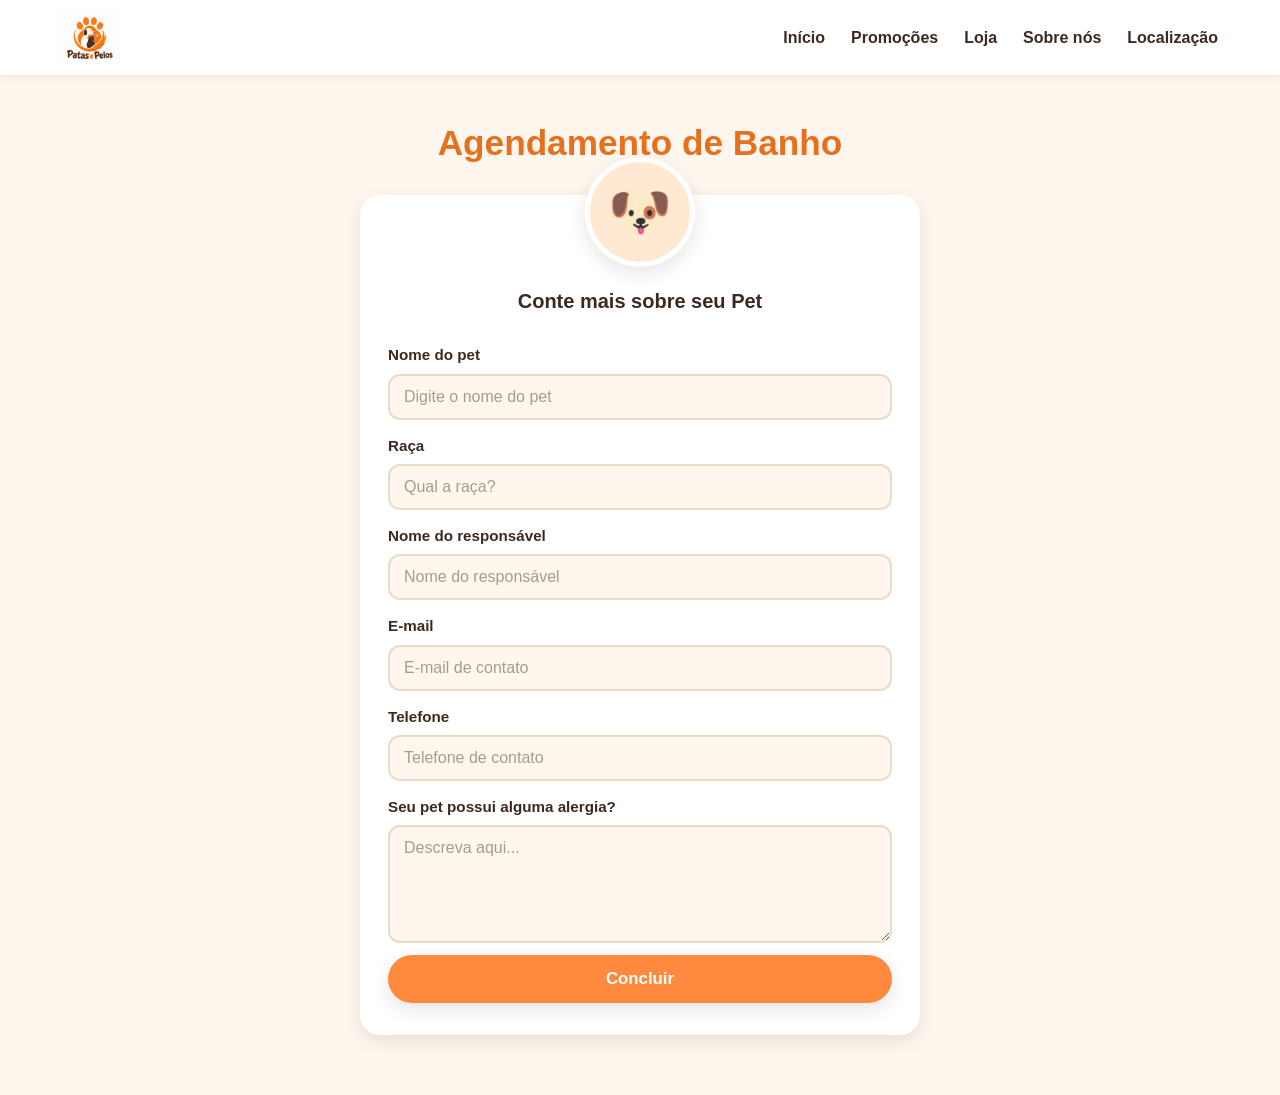
<file: agendamento.html>
<!DOCTYPE html>
<html lang="pt-BR">
<head>
    <meta charset="UTF-8">
    <meta name="viewport" content="width=device-width, initial-scale=1.0">
    <title>Agendamento de Banho | Patas e Pelos</title>
    <link rel="stylesheet" href="banho.css">
</head>

<body>

    <header class="header">
        <nav class="nav">
            <a href="../html/index.html" class="logo">
                <img src="Logo Patas e Pelos em Laranja e Marrom.png" alt="Logo Patas e Pelos">
            </a>

            <ul>
                <li><a href="index.html">Início</a></li>
                <li><a href="index.html#promocoes">Promoções</a></li>
                <li><a href="index.html#loja">Loja</a></li>
                <li><a href="index.html#Sobre">Sobre nós</a></li>
                <li><a href="index.html#localizacao">Localização</a></li>
            </ul>
        </nav>
    </header>

    <h1>Agendamento de Banho</h1>

    <section class="Card">
        <div class="img"></div>

        <p>Conte mais sobre seu Pet</p>

        <form id="formAgendamento">

            <label for="nomePet">Nome do pet</label>
            <input type="text" id="nomePet" name="nomePet" placeholder="Digite o nome do pet" required>

            <label for="raca">Raça</label>
            <input type="text" id="raca" name="raca" placeholder="Qual a raça?" required>

            <label for="responsavel">Nome do responsável</label>
            <input type="text" id="responsavel" name="responsavel" placeholder="Nome do responsável" required>

            <label for="email">E-mail</label>
            <input type="email" id="email" name="email" placeholder="E-mail de contato" required>

            <label for="telefone">Telefone</label>
            <input type="tel" id="telefone" name="telefone" placeholder="Telefone de contato" required>

            <label for="alergia">Seu pet possui alguma alergia?</label>
            <textarea
                name="alergia"
                id="alergia"
                placeholder="Descreva aqui..."
                rows="5"></textarea>

            <div class="btn">
                <button type="submit">Concluir</button>
            </div>

        </form>
    </section>

    <div class="popup" id="popup">
        <div class="popup-conteudo">
            <h2>Agendamento concluído!</h2>
            <p>Agendamento concluído com sucesso. Confira seu e-mail.</p>
        </div>
    </div>

    <script>
        const form = document.getElementById("formAgendamento");
        const popup = document.getElementById("popup");

        form.addEventListener("submit", function (evento) {
            evento.preventDefault(); // evita recarregar a página

            popup.style.display = "flex";

            setTimeout(function () {
                popup.style.display = "none";
                form.reset();
            }, 3000);
        });
    </script>

</body>
</html>
</file>
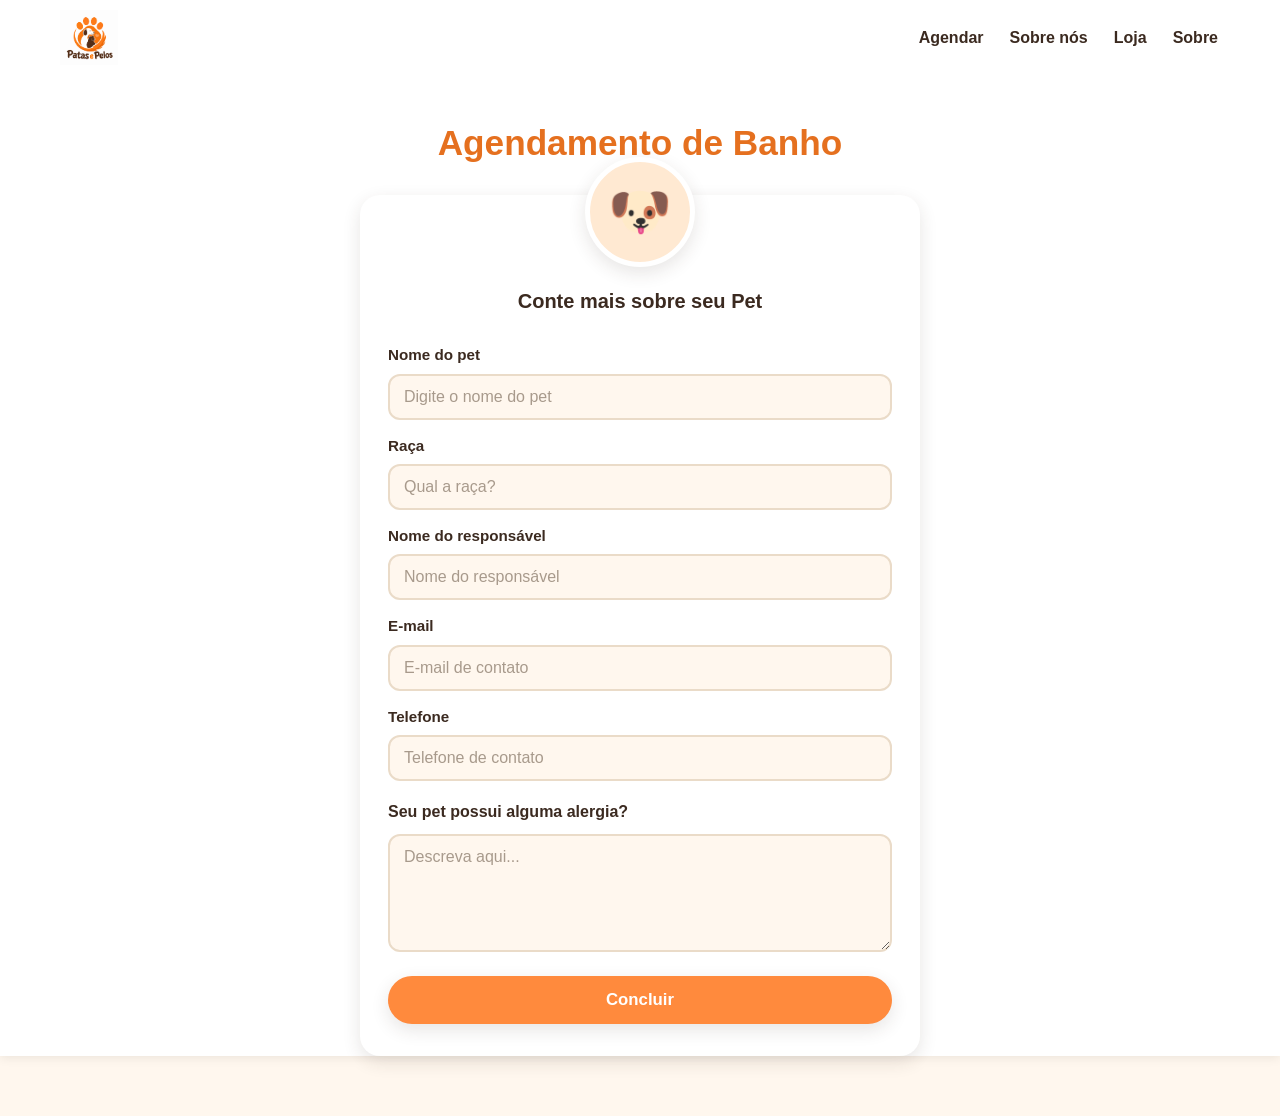
<file: banho.html>
<!DOCTYPE html>
<html lang="en">
<head>
    <meta charset="UTF-8">
    <meta name="viewport" content="width=device-width, initial-scale=1.0">
    <title>Document</title>
    <link rel="stylesheet" href="banho.css">
</head>
 <header class="header">

        <nav class="nav">

            <a href="../html/index.html" class="logo">
                <img src="Logo Patas e Pelos em Laranja e Marrom.png" alt="Logo Patas e Pelos">
            </a>

           <ul>
                <li><a href="#">Agendar</a></li>
                <li><a href="#">Sobre nós</a></li>
                <li><a href="#">Loja</a></li>
                <li><a href="#Sobre">Sobre</a></li>
            </ul>

        </nav>

<body>

<h1>Agendamento de Banho</h1>

<section class="Card" >
    <div class="img">
   
    </div>
    <p>Conte mais sobre seu Pet</p>

    <form>

        <label for="nomePet">Nome do pet</label>
        <input type="text" id="nomePet" placeholder="Digite o nome do pet">

        <label for="raca">Raça</label>
        <input type="text" id="raca" placeholder="Qual a raça?">

        <label for="responsavel">Nome do responsável</label>
        <input type="text" id="responsavel" placeholder="Nome do responsável">

        <label for="email">E-mail</label>
        <input type="email" id="email" placeholder="E-mail de contato">

        <label for="telefone">Telefone</label>
        <input type="tel" id="telefone" placeholder="Telefone de contato">

    </form>

    <form>

        <p>Seu pet possui alguma alergia?</p>

        

        <textarea 
            name="alergia" 
            id="alergia" 
            placeholder="Descreva aqui..."
            rows="5"></textarea>

    </form>
        <div class="btn"> 
        <button  onclick="abririPopup()">concluir</button>
        </div>

        <div class="popup" id="popup">
            <div class="popup-conteudo">
                <h2>Agendamento concluído!</h2>
                <p>Agendamento concluído com sucesso, confia seu Email.</p>
            </div>
        </div>
        <script>
            function abririPopup(){
                document.getElementById("popup").style.display = "flex";

                setTimeout( function(){
                    document.getElementById("popup").style.display = "none";
                },3000);
                }
        </script>
</section>






</body>

</html>
</file>
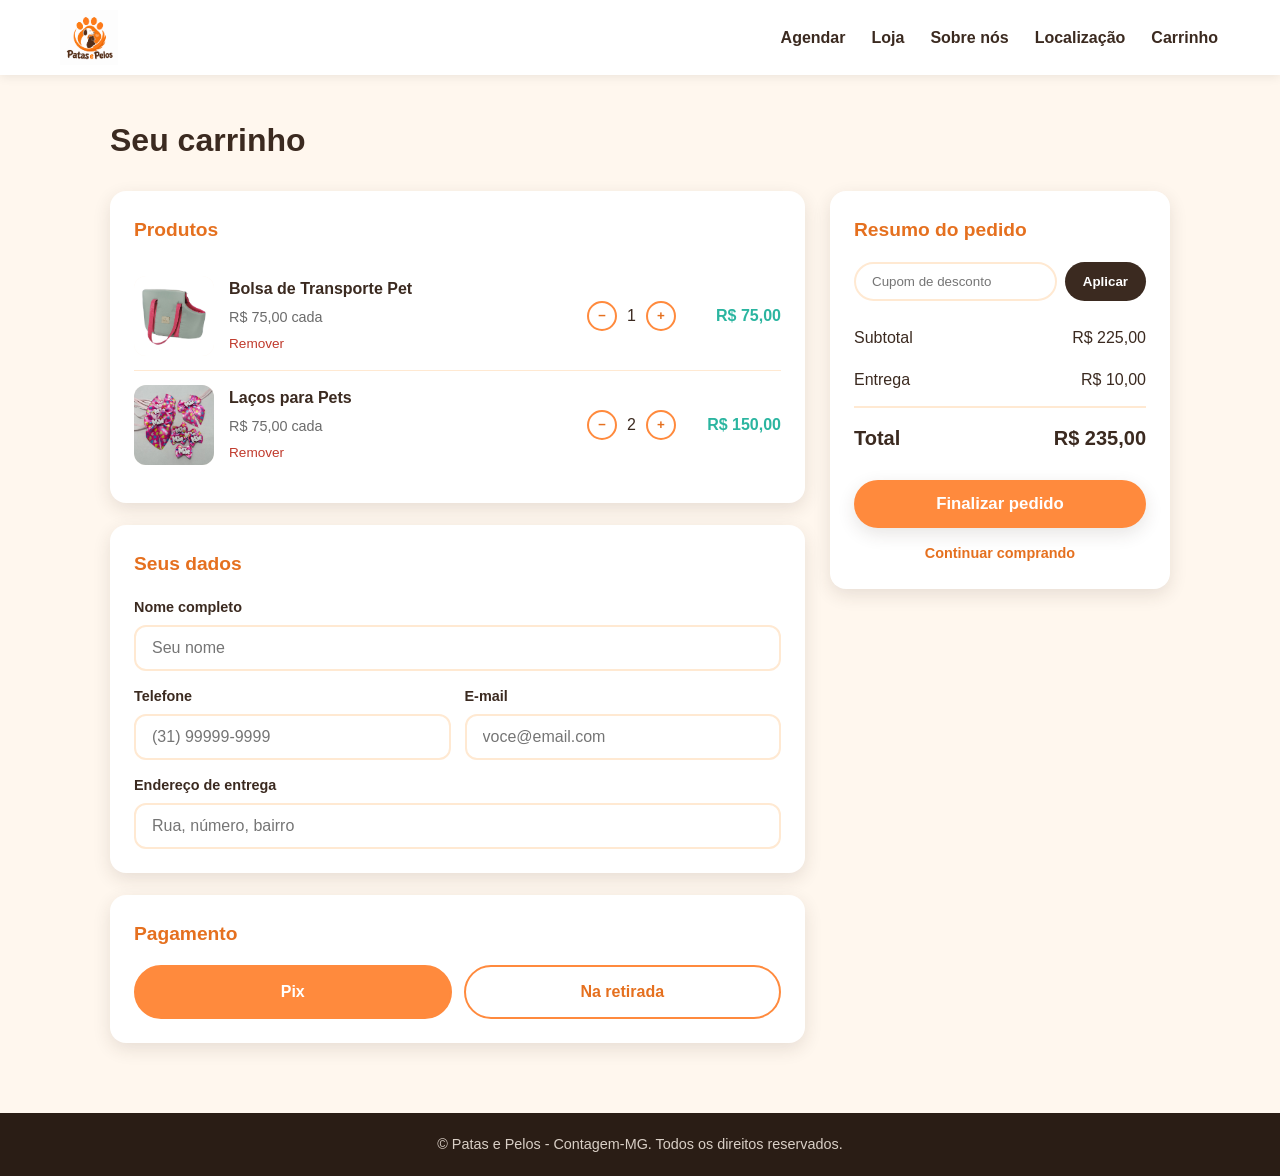
<file: carrinho.html>
<!DOCTYPE html>
<html lang="pt-BR">
<head>
    <meta charset="UTF-8">
    <meta name="viewport" content="width=device-width, initial-scale=1.0">
    <title>Carrinho | Patas e Pelos</title>
    <link rel="stylesheet" href="style.css">
    <link rel="stylesheet" href="compra.css">
</head>

<body>

    <header class="header">
        <nav class="nav">
            <a href="index.html" class="logo">
                <img src="Logo Patas e Pelos em Laranja e Marrom.png" alt="Logo Patas e Pelos">
            </a>

            <ul>
                <li><a href="agendamento.html">Agendar</a></li>
                <li><a href="index.html#loja">Loja</a></li>
                <li><a href="index.html#Sobre">Sobre nós</a></li>
                <li><a href="index.html#localizacao">Localização</a></li>
                <li><a href="carrinho.html">Carrinho</a></li>
            </ul>
        </nav>
    </header>

    <main class="checkout">
        <h1 class="checkout-titulo">Seu carrinho </h1>

        <div class="checkout-grid">

            <div class="checkout-coluna">

                <section class="caixa">
                    <h2>Produtos</h2>

                    <article class="item-carrinho">
                        <img src="bolsa.png" alt="Bolsa de transporte pet">
                        <div class="item-info">
                            <h3>Bolsa de Transporte Pet</h3>
                            <p>R$ 75,00 cada</p>
                            <a href="#" class="btn-remover">Remover</a>
                        </div>
                        <div class="quantidade">
                            <button type="button" aria-label="Diminuir">−</button>
                            <span>1</span>
                            <button type="button" aria-label="Aumentar">+</button>
                        </div>
                        <div class="item-preco">R$ 75,00</div>
                    </article>

                    <article class="item-carrinho">
                        <img src="laços.png" alt="Laços para pets">
                        <div class="item-info">
                            <h3>Laços para Pets</h3>
                            <p>R$ 75,00 cada</p>
                            <a href="#" class="btn-remover">Remover</a>
                        </div>
                        <div class="quantidade">
                            <button type="button" aria-label="Diminuir">−</button>
                            <span>2</span>
                            <button type="button" aria-label="Aumentar">+</button>
                        </div>
                        <div class="item-preco">R$ 150,00</div>
                    </article>
                </section>

                <section class="caixa">
                    <h2>Seus dados</h2>

                    <div class="campos">
                        <label class="campo cheio">
                            Nome completo
                            <input type="text" placeholder="Seu nome" required>
                        </label>
                        <label class="campo">
                            Telefone
                            <input type="tel" placeholder="(31) 99999-9999" required>
                        </label>
                        <label class="campo">
                            E-mail
                            <input type="email" placeholder="voce@email.com" required>
                        </label>
                        <label class="campo cheio">
                            Endereço de entrega
                            <input type="text" placeholder="Rua, número, bairro">
                        </label>
                    </div>
                </section>

                <section class="caixa">
                    <h2>Pagamento</h2>

                    <div class="opcoes">
                        <label class="opcao">
                            <input type="radio" name="pagamento" value="pix" checked>
                            <span>Pix</span>
                        </label>
                        
                        <label class="opcao">
                            <input type="radio" name="pagamento" value="loja">
                            <span>Na retirada</span>
                        </label>
                    </div>
                </section>

            </div>

            <aside class="caixa resumo">
                <h2>Resumo do pedido</h2>

                <div class="cupom">
                    <input type="text" placeholder="Cupom de desconto">
                    
                    <button type="button">Aplicar</button>
                </div>

                <dl class="totais">
                    <div>
                        <dt>Subtotal</dt>
                        <dd>R$ 225,00</dd>
                    </div>
                    <div>
                        <dt>Entrega</dt>
                        <dd>R$ 10,00</dd>
                    </div>
                    <div class="total">
                        <dt>Total</dt>
                        <dd>R$ 235,00</dd>
                    </div>
                </dl>

                <button type="submit" class="btn-finalizar">Finalizar pedido</button>
                <a class="voltar" href="index.html#loja">Continuar comprando</a>
            </aside>

        </div>
    </main>

    <section class="footer">
        <footer>
            <p>© Patas e Pelos - Contagem-MG. Todos os direitos reservados.</p>
        </footer>
    </section>
    <script src="compra.js"></script>
</body>
</html>
</file>
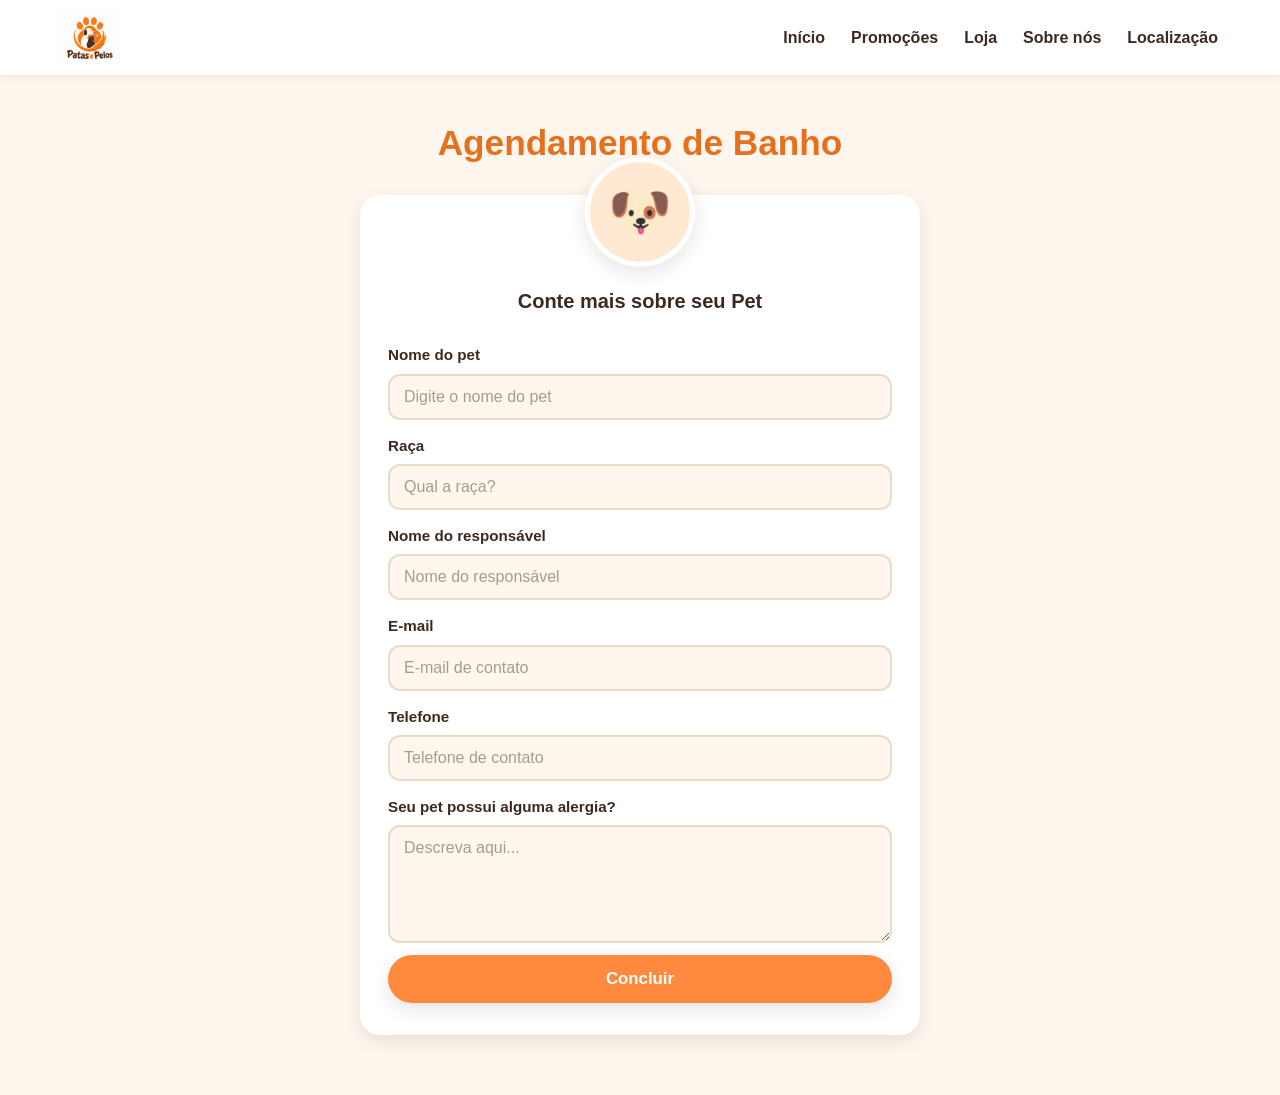
<file: pelos/agendamento.html>
<!DOCTYPE html>
<html lang="pt-BR">
<head>
    <meta charset="UTF-8">
    <meta name="viewport" content="width=device-width, initial-scale=1.0">
    <title>Agendamento de Banho | Patas e Pelos</title>
    <link rel="stylesheet" href="banho.css">
</head>

<body>

    <header class="header">
        <nav class="nav">
            <a href="index.html" class="logo">
                <img src="Logo Patas e Pelos em Laranja e Marrom.png" alt="Logo Patas e Pelos">
            </a>

            <ul>
                <li><a href="index.html">Início</a></li>
                <li><a href="index.html#promocoes">Promoções</a></li>
                <li><a href="index.html#loja">Loja</a></li>
                <li><a href="index.html#Sobre">Sobre nós</a></li>
                <li><a href="index.html#localizacao">Localização</a></li>
            </ul>
        </nav>
    </header>

    <h1>Agendamento de Banho</h1>

    <section class="Card">
        <div class="img"></div>

        <p>Conte mais sobre seu Pet</p>

        <form id="formAgendamento">

            <label for="nomePet">Nome do pet</label>
            <input type="text" id="nomePet" name="nomePet" placeholder="Digite o nome do pet" required>

            <label for="raca">Raça</label>
            <input type="text" id="raca" name="raca" placeholder="Qual a raça?" required>

            <label for="responsavel">Nome do responsável</label>
            <input type="text" id="responsavel" name="responsavel" placeholder="Nome do responsável" required>

            <label for="email">E-mail</label>
            <input type="email" id="email" name="email" placeholder="E-mail de contato" required>

            <label for="telefone">Telefone</label>
            <input type="tel" id="telefone" name="telefone" placeholder="Telefone de contato" required>

            <label for="alergia">Seu pet possui alguma alergia?</label>
            <textarea
                name="alergia"
                id="alergia"
                placeholder="Descreva aqui..."
                rows="5"></textarea>

            <div class="btn">
                <button type="submit">Concluir</button>
            </div>
                    <p id="avisoLogin" style="display:none; color:red; text-align:center;">
                Faça login para concluir o agendamento.
             </p>

        </form>
    </section>

    <div class="popup" id="popup">
        <div class="popup-conteudo">
            <h2>Agendamento concluído!</h2>
            <p>Agendamento concluído com sucesso. Confira seu e-mail.</p>
        </div>
    </div>

        <div class="popup" id="popupLogin">
            <div class="popup-conteudo">
                <h2>Você não está logado</h2>
                <p>Deseja logar?</p>
                <a href="../pelos/form1.html" class="btn-sim">Sim</a>
                <button type="button" id="btnNao">Não</button>
            </div>
        </div>
        <div class="popup" id="popupLogin">
    <div class="popup-conteudo">
        <h2>Você não está logado</h2>
        <p>Deseja logar?</p>

        <div class="popup-botoes">
            <a href="../pelos/form1.html" class="btn-sim">Sim</a>
            <button type="button" id="btnNao" class="btn-nao">Não</button>
        </div>
    </div>
</div>

   <script>
    const form = document.getElementById("formAgendamento");
    const popup = document.getElementById("popup");
    const popupLogin = document.getElementById("popupLogin");
    const btnNao = document.getElementById("btnNao");
    const avisoLogin = document.getElementById("avisoLogin");

    // Só está logado se "logado" for true E existir um usuário cadastrado
    function estaLogado() {
        const logado = localStorage.getItem("logado") === "true";
        const usuario = localStorage.getItem("usuario");
        return logado && usuario !== null;
    }

    // Se estiver logado, preenche os dados do responsável automaticamente
    if (estaLogado()) {
        const usuario = JSON.parse(localStorage.getItem("usuario"));
        document.getElementById("responsavel").value = usuario.nome;
        document.getElementById("email").value = usuario.email;
        document.getElementById("telefone").value = usuario.telefone;
    }

    form.addEventListener("submit", function (evento) {
        evento.preventDefault();

        // Sem login: NÃO agenda, só pergunta se quer logar
        if (!estaLogado()) {
            avisoLogin.style.display = "none";
            popupLogin.style.display = "flex";
            return;
        }

        // Com login: confirma o agendamento
        popup.style.display = "flex";

        setTimeout(function () {
            popup.style.display = "none";
            form.reset();
        }, 3000);
    });

    // "Não": fecha o popup e mostra só o aviso (sem popup)
    btnNao.addEventListener("click", function () {
        popupLogin.style.display = "none";
        avisoLogin.style.display = "block";
    });
</script>
</body>
</html>
</file>
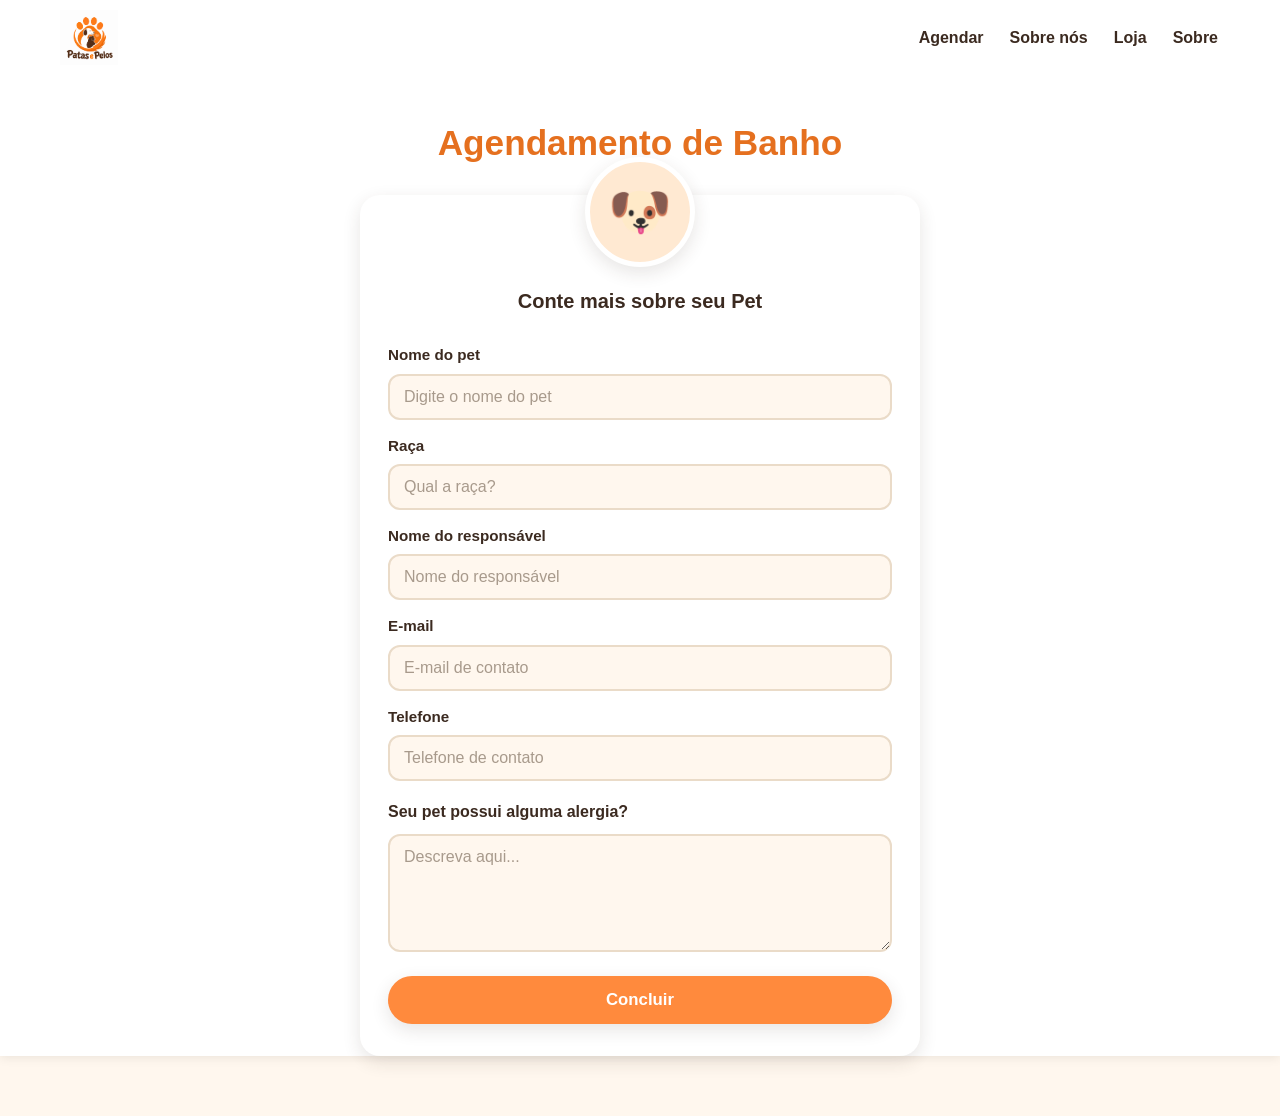
<file: pelos/banho.html>
<!DOCTYPE html>
<html lang="en">
<head>
    <meta charset="UTF-8">
    <meta name="viewport" content="width=device-width, initial-scale=1.0">
    <title>Document</title>
    <link rel="stylesheet" href="banho.css">
</head>
 <header class="header">

        <nav class="nav">

            <a href="index.html" class="logo">
                <img src="Logo Patas e Pelos em Laranja e Marrom.png" alt="Logo Patas e Pelos">
            </a>

           <ul>
                <li><a href="#">Agendar</a></li>
                <li><a href="#">Sobre nós</a></li>
                <li><a href="#">Loja</a></li>
                <li><a href="#Sobre">Sobre</a></li>
            </ul>

        </nav>

<body>

<h1>Agendamento de Banho</h1>

<section class="Card" >
    <div class="img">
   
    </div>
    <p>Conte mais sobre seu Pet</p>

    <form>

        <label for="nomePet">Nome do pet</label>
        <input type="text" id="nomePet" placeholder="Digite o nome do pet">

        <label for="raca">Raça</label>
        <input type="text" id="raca" placeholder="Qual a raça?">

        <label for="responsavel">Nome do responsável</label>
        <input type="text" id="responsavel" placeholder="Nome do responsável">

        <label for="email">E-mail</label>
        <input type="email" id="email" placeholder="E-mail de contato">

        <label for="telefone">Telefone</label>
        <input type="tel" id="telefone" placeholder="Telefone de contato">

    </form>

    <form>

        <p>Seu pet possui alguma alergia?</p>

        

        <textarea 
            name="alergia" 
            id="alergia" 
            placeholder="Descreva aqui..."
            rows="5"></textarea>

    </form>
        <div class="btn"> 
        <button  onclick="abririPopup()">concluir</button>
        </div>

        <div class="popup" id="popup">
            <div class="popup-conteudo">
                <h2>Agendamento concluído!</h2>
                <p>Agendamento concluído com sucesso, confia seu Email.</p>
            </div>
        </div>
        <script>
            function abririPopup(){
                document.getElementById("popup").style.display = "flex";

                setTimeout( function(){
                    document.getElementById("popup").style.display = "none";
                },3000);
                }
        </script>
</section>






</body>

</html>
</file>
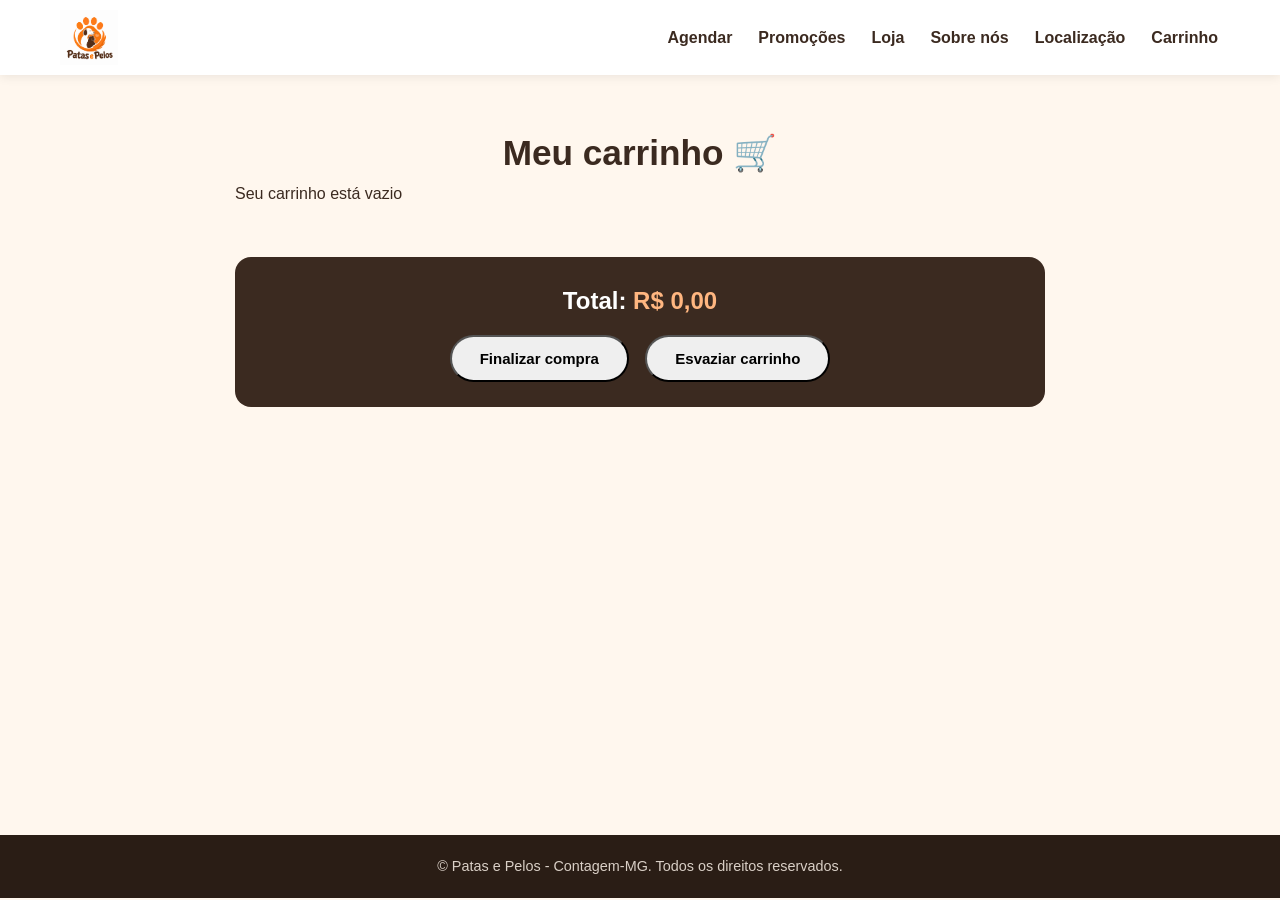
<file: pelos/carrinho.html>
<!DOCTYPE html>
<html lang="pt-BR">
<head>
    <meta charset="UTF-8">
    <meta name="viewport" content="width=device-width, initial-scale=1.0">
    <title>Carrinho | Patas e Pelos</title>
    <link rel="stylesheet" href="style.css">
    <link rel="stylesheet" href="carrinho.css">
</head>

<body>

    <header class="header">
        <nav class="nav">
            <a href="index.html" class="logo">
                <img src="Logo Patas e Pelos em Laranja e Marrom.png" alt="Logo Patas e Pelos">
            </a>

            <ul>
                <li><a href="agendamento.html">Agendar</a></li>
                <li><a href="index.html#promocoes">Promoções</a></li>
                <li><a href="index.html#loja">Loja</a></li>
                <li><a href="index.html#Sobre">Sobre nós</a></li>
                <li><a href="index.html#localizacao">Localização</a></li>
                <li><a href="carrinho.html">Carrinho</a></li>
            </ul>
        </nav>
    </header>

    <section class="pagina-carrinho">
        <h1>Meu carrinho 🛒</h1>

        <div id="lista-carrinho"></div>

        <div class="resumo">
            <h2>Total: <span id="total">R$ 0,00</span></h2>
            <button onclick="finalizarCompra()">Finalizar compra</button>
            <button onclick="limparCarrinho()">Esvaziar carrinho</button>
        </div>
    </section>

    <section class="footer">
        <footer>
            <p>© Patas e Pelos - Contagem-MG. Todos os direitos reservados.</p>
        </footer>
    </section>

    <script src="carrinho.js"></script>
</body>
</html>
</file>
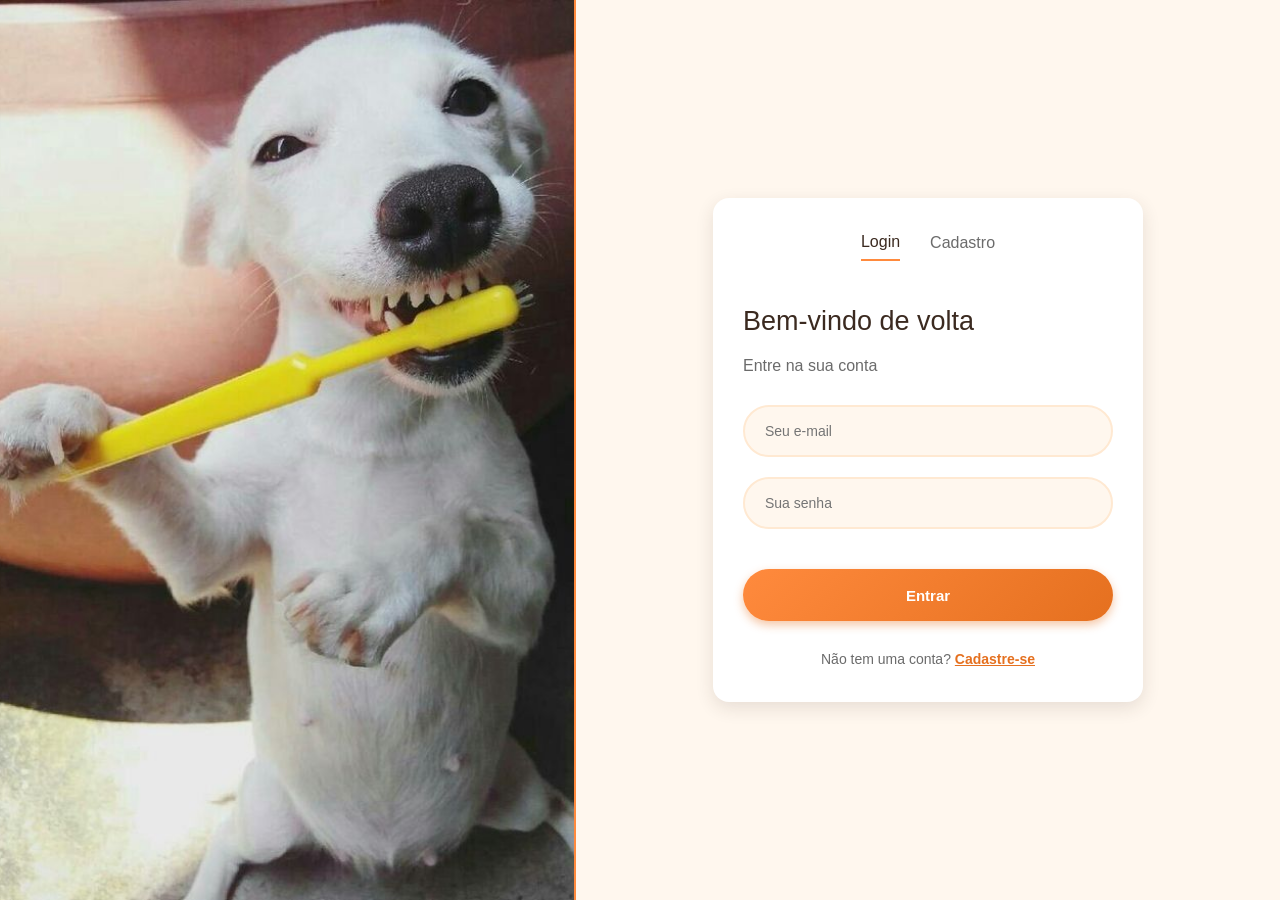
<file: pelos/form1.html>
<!DOCTYPE html>
<html lang="pt-br">
<head>
    <meta charset="UTF-8">
    <meta name="viewport" content="width=device-width, initial-scale=1.0">
    <title>Login e Cadastro</title>
    <link rel="stylesheet" href="../pelos/form1.css">
</head>
<body>

    <main class="container">

        <aside class="lateral">
            <img src="../pelos/85870f5bbe61185082024d5c0ed96804.jpg" alt="img">
        </aside>

        <section class="conteudo">

            <div class="formulario">

                <div class="abas">
                    <button type="button" id="abaLogin" class="ativa" onclick="mostrarLogin()">Login</button>
                    <button type="button" id="abaCadastro" onclick="mostrarCadastro()">Cadastro</button>
                </div>

                <!-- LOGIN -->
                <form id="formLogin" onsubmit="entrar(event)">
                    <h2>Bem-vindo de volta</h2>
                    <p>Entre na sua conta</p>

                    <input type="email" id="loginEmail" placeholder="Seu e-mail" required>
                    <input type="password" id="loginSenha" placeholder="Sua senha" required>

                    <p class="erro" id="erroLogin"></p>

                    <button type="submit" class="botao">Entrar</button>

                    <span>Não tem uma conta? <a href="#" onclick="mostrarCadastro(); return false;">Cadastre-se</a></span>
                </form>

                <!-- CADASTRO -->
                <form id="formCadastro" class="escondido" onsubmit="cadastrar(event)">
                    <h2>Crie sua conta</h2>
                    <p>Preencha seus dados para começar</p>

                    <input type="text" id="cadNome" placeholder="Seu nome" required>
                    <input type="email" id="cadEmail" placeholder="Seu e-mail" required>
                    <input type="tel" id="cadTelefone" placeholder="Telefone (ex: (31) 99999-9999)" required>
                    <input type="text" id="cadCidade" placeholder="Cidade (ex: Contagem - MG)" required>

                    <label class="label-foto" for="cadFoto">Foto de perfil (opcional)</label>
                    <input type="file" id="cadFoto" accept="image/*">

                    <input type="password" id="cadSenha" placeholder="Sua senha" required>
                    <input type="password" id="cadConfirmar" placeholder="Confirme sua senha" required>

                    <p class="erro" id="erroCadastro"></p>

                    <button type="submit" class="botao">Cadastrar</button>

                    <span>Já tem uma conta? <a href="#" onclick="mostrarLogin(); return false;">Entrar</a></span>
                </form>

            </div>

        </section>

    </main>

    <script src="../pelos/form1.js"></script>
</body>
</html>
</file>
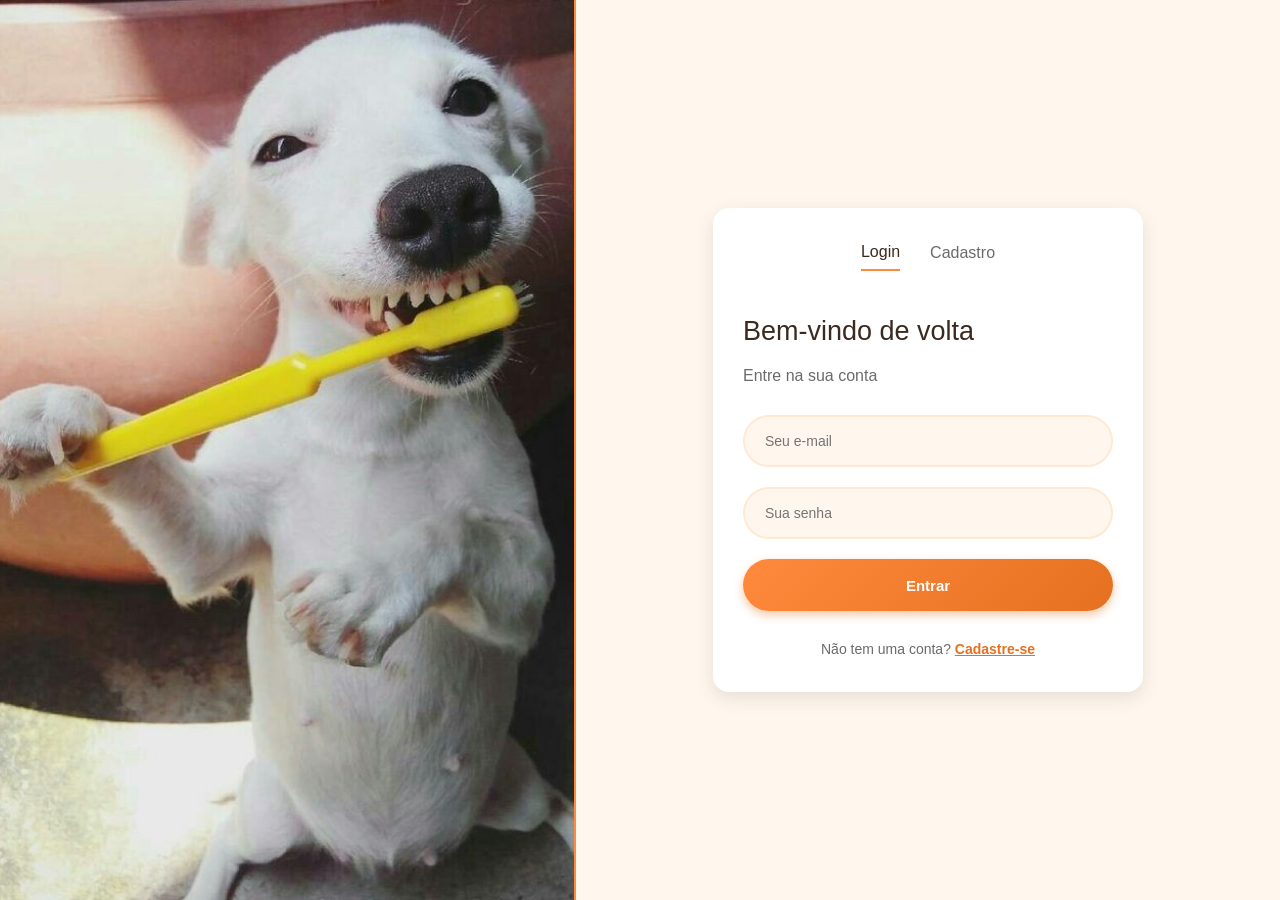
<file: pelos/form1compra.html>
<!DOCTYPE html>
<html lang="pt-br">
<head>
    <meta charset="UTF-8">
    <meta name="viewport" content="width=device-width, initial-scale=1.0">
    <title>Login e Cadastro</title>
    <link rel="stylesheet" href="../pelos/form1.css">
</head>
<body>

    <main class="container">

        <aside class="lateral">
            <img src="../pelos/85870f5bbe61185082024d5c0ed96804.jpg" alt="img">
        </aside>

        <section class="conteudo">

            <div class="formulario">

                <div class="abas">
                    <button type="button" id="abaLogin" class="ativa" onclick="mostrarLogin()">Login</button>
                    <button type="button" id="abaCadastro" onclick="mostrarCadastro()">Cadastro</button>
                </div>

                <form id="formLogin" onsubmit="entrar(event)">
                    <h2>Bem-vindo de volta</h2>
                    <p>Entre na sua conta</p>

                    <input type="email" placeholder="Seu e-mail" required>
                    <input type="password" placeholder="Sua senha" required>

                    <button type="submit" class="botao" href="pelos\index.html">Entrar</button>

                    <span>Não tem uma conta? <a href="#" onclick="mostrarCadastro(); return false;">Cadastre-se</a></span>
                </form>

                <form id="formCadastro" class="escondido" onsubmit="cadastrar(event)">
                    <h2>Crie sua conta</h2>
                    <p>Preencha seus dados para começar</p>

                    <input type="text" placeholder="Seu nome" required>
                    <input type="email" placeholder="Seu e-mail" required>
                    <input type="password" placeholder="Sua senha" required>
                    <input type="password" placeholder="Confirme sua senha" required>

                    <button type="submit" class="botao">Cadastrar</button>

        </section>

    </main>

    <script src="../pelos/form1.js"></script>
</body>
</html>
</file>
<file: banho.css>
:root {
    --laranja: #ff8a3d;
    --laranja-escuro: #e5701f;
    --marrom: #3b2a20;
    --creme: #fff7ee;
    --bege: #ffe9d2;
    --verde: #2bb5a0;
    --cinza: #6b6b6b;
    --sombra: 0 6px 18px rgba(59, 42, 32, 0.12);
    --raio: 16px;
}

* { margin: 0; padding: 0; box-sizing: border-box; }

body {
    font-family: "Segoe UI", Tahoma, Arial, sans-serif;
    color: var(--marrom);
    background: var(--creme);
    line-height: 1.6;
    min-height: 100vh;
}

img { max-width: 100%; display: block; }
a { text-decoration: none; color: inherit; }
ul { list-style: none; }

/* ===== Header ===== */
.header {
    position: sticky;
    top: 0;
    z-index: 100;
    background: #fff;
    box-shadow: 0 2px 10px rgba(0, 0, 0, 0.08);
}

.nav {
    max-width: 1200px;
    margin: 0 auto;
    padding: 10px 20px;
    display: flex;
    align-items: center;
    justify-content: space-between;
    gap: 20px;
    flex-wrap: wrap;
}

.logo img { height: 55px; width: auto; }

.nav ul { display: flex; gap: 22px; flex-wrap: wrap; }

.nav ul a {
    font-weight: 600;
    padding: 6px 2px;
    border-bottom: 2px solid transparent;
    transition: color .2s, border-color .2s;
}

.nav ul a:hover {
    color: var(--laranja-escuro);
    border-color: var(--laranja);
}

/* ===== Título ===== */
h1 {
    text-align: center;
    font-size: 2.2rem;
    color: var(--laranja-escuro);
    margin: 40px 20px 24px;
}

/* ===== Card do formulário ===== */
.Card {
    width: calc(100% - 40px);
    max-width: 560px;
    margin: 0 auto 60px;
    padding: 32px 28px;
    background: #fff;
    border-radius: 20px;
    box-shadow: var(--sombra);
    display: flex;
    flex-direction: column;
    gap: 18px;
}

/* Espaço da foto/ícone do pet (div vazia no HTML) */
.img {
    width: 110px;
    height: 110px;
    margin: -70px auto 0;
    background: var(--bege);
    border: 5px solid #fff;
    border-radius: 50%;
    box-shadow: var(--sombra);
    display: flex;
    align-items: center;
    justify-content: center;
    overflow: hidden;
}

.img::before { content: "🐶"; font-size: 3.2rem; }
.img img { width: 100%; height: 100%; object-fit: cover; }

.Card > p {
    text-align: center;
    font-size: 1.25rem;
    font-weight: 700;
}

/* ===== Formulários ===== */
form {
    display: flex;
    flex-direction: column;
    gap: 6px;
}

form p {
    font-weight: 600;
    margin-bottom: 4px;
}

label {
    font-weight: 600;
    font-size: .95rem;
    margin-top: 8px;
}

input,
textarea {
    width: 100%;
    padding: 12px 14px;
    border: 2px solid #eadbc8;
    border-radius: 12px;
    background: var(--creme);
    font-family: inherit;
    font-size: 1rem;
    color: var(--marrom);
    transition: border-color .2s, box-shadow .2s;
}

input::placeholder,
textarea::placeholder { color: #a89a8c; }

input:focus,
textarea:focus {
    outline: none;
    border-color: var(--laranja);
    box-shadow: 0 0 0 3px rgba(255, 138, 61, 0.25);
    background: #fff;
}

textarea { resize: vertical; min-height: 110px; }

/* ===== Botão concluir ===== */
.btn { text-align: center; margin-top: 6px; }

.btn button {
    width: 100%;
    padding: 14px;
    border: none;
    border-radius: 50px;
    background: var(--laranja);
    color: #fff;
    font-size: 1.05rem;
    font-weight: 700;
    text-transform: capitalize;
    cursor: pointer;
    box-shadow: var(--sombra);
    transition: background .2s, transform .2s;
}

.btn button:hover { background: var(--laranja-escuro); transform: translateY(-2px); }
.btn button:active { transform: translateY(0); }

/* ===== Popup (o JS troca display none <-> flex) ===== */
.popup {
    display: none;
    position: fixed;
    inset: 0;
    z-index: 1000;
    background: rgba(0, 0, 0, 0.6);
    align-items: center;
    justify-content: center;
    padding: 20px;
    animation: aparecer .3s ease;
}

.popup-conteudo {
    width: 100%;
    max-width: 400px;
    padding: 36px 28px;
    background: #fff;
    border-radius: 20px;
    text-align: center;
    box-shadow: 0 12px 40px rgba(0, 0, 0, 0.3);
    border-top: 6px solid var(--verde);
    animation: subir .35s ease;
}

.popup-conteudo::before {
    content: "✅";
    display: block;
    font-size: 3rem;
    margin-bottom: 8px;
}

.popup-conteudo h2 { color: var(--verde); font-size: 1.5rem; margin-bottom: 10px; }
.popup-conteudo p { color: var(--cinza); }

@keyframes aparecer { from { opacity: 0; } to { opacity: 1; } }
@keyframes subir {
    from { transform: translateY(30px); opacity: 0; }
    to   { transform: translateY(0); opacity: 1; }
}

/* ===== Responsivo ===== */
@media (max-width: 600px) {
    .nav { justify-content: center; }
    .nav ul { justify-content: center; gap: 14px; }
    h1 { font-size: 1.7rem; }
    .Card { padding: 28px 18px; }
}
</file>
<file: style.css>
/* ===== Patas e Pelos - style.css ===== */
:root {
    --laranja: #ff8a3d;
    --laranja-escuro: #e5701f;
    --marrom: #3b2a20;
    --creme: #fff7ee;
    --bege: #ffe9d2;
    --verde: #2bb5a0;
    --branco: #ffffff;
    --cinza: #6b6b6b;
    --sombra: 0 6px 18px rgba(59, 42, 32, 0.12);
    --raio: 16px;
}

* { margin: 0; padding: 0; box-sizing: border-box; }
html { scroll-behavior: smooth; scroll-padding-top: 80px; }

body {
    font-family: "Segoe UI", Tahoma, Arial, sans-serif;
    color: var(--marrom);
    background: var(--creme);
    line-height: 1.6;
}

img { max-width: 100%; display: block; }
a { text-decoration: none; color: inherit; }
ul { list-style: none; }

/* ===== Header ===== */
.header {
    position: sticky;
    top: 0;
    z-index: 100;
    background: var(--branco);
    box-shadow: 0 2px 10px rgba(0, 0, 0, 0.08);
}

.nav {
    max-width: 1200px;
    margin: 0 auto;
    padding: 10px 20px;
    display: flex;
    align-items: center;
    justify-content: space-between;
    gap: 20px;
    flex-wrap: wrap;
}

.logo img { height: 55px; width: auto; }

.nav ul { display: flex; gap: 22px; flex-wrap: wrap; }

.nav ul a {
    font-weight: 600;
    padding: 6px 2px;
    border-bottom: 2px solid transparent;
    transition: color .2s, border-color .2s;
}

.nav ul a:hover {
    color: var(--laranja-escuro);
    border-color: var(--laranja);
}

/* ===== Home ===== */
.cardhome {
    max-width: 1200px;
    margin: 0 auto;
    padding: 60px 20px;
    display: flex;
    align-items: center;
    justify-content: space-between;
    gap: 40px;
}

.texto-home { flex: 1; }

.texto-home h1 {
    font-size: 3rem;
    color: var(--laranja-escuro);
    line-height: 1.1;
}

.texto-home h2 { font-size: 1.5rem; margin: 12px 0 8px; }
.texto-home p { color: var(--cinza); font-size: 1.1rem; }

.agendar {
    margin-top: 24px;
    border: none;
    border-radius: 50px;
    background: var(--laranja);
    cursor: pointer;
    box-shadow: var(--sombra);
    transition: transform .2s, background .2s;
}

.agendar a {
    display: block;
    padding: 14px 32px;
    color: var(--branco);
    font-weight: 700;
    font-size: 1.05rem;
}

.agendar:hover { background: var(--laranja-escuro); transform: translateY(-3px); }

.imagem-home { flex: 1; }

.imagem-home img {
    width: 100%;
    max-height: 420px;
    object-fit: cover;
    border-radius: 24px;
    box-shadow: var(--sombra);
}

/* ===== Higiene ===== */
.Higiene {
    background: var(--bege);
    padding: 60px 20px;
    display: flex;
    align-items: center;
    justify-content: center;
    gap: 40px;
}

.imagem-higiene { max-width: 420px; flex: 1; }

.imagem-higiene img {
    width: 100%;
    border-radius: var(--raio);
    box-shadow: var(--sombra);
}

.conteudo-higiene { max-width: 520px; flex: 1; }
.conteudo-higiene h2 { font-size: 1.8rem; margin-bottom: 20px; }

.item {
    background: var(--branco);
    padding: 14px 18px;
    border-radius: 12px;
    margin-bottom: 12px;
    border-left: 5px solid var(--laranja);
    box-shadow: 0 2px 8px rgba(0, 0, 0, 0.06);
}

/* ===== Por que escolher ===== */
.porque {
    max-width: 1200px;
    margin: 0 auto;
    padding: 70px 20px;
    text-align: center;
}

.porque h2 { font-size: 2rem; }

.porque-sub {
    max-width: 640px;
    margin: 10px auto 36px;
    color: var(--cinza);
}

.porque-cards {
    display: grid;
    grid-template-columns: repeat(auto-fit, minmax(230px, 1fr));
    gap: 24px;
}

.porque-card {
    background: var(--branco);
    padding: 28px 20px;
    border-radius: var(--raio);
    box-shadow: var(--sombra);
    transition: transform .25s;
}

.porque-card:hover { transform: translateY(-6px); }
.porque-icone { font-size: 2.4rem; display: block; margin-bottom: 10px; }
.porque-card h3 { margin-bottom: 8px; color: var(--laranja-escuro); }
.porque-card p { color: var(--cinza); font-size: .95rem; }

/* ===== Lojinha ===== */
.loja {
    background: var(--bege);
    padding: 60px 20px;
    display: grid;
    grid-template-columns: repeat(auto-fit, minmax(240px, 1fr));
    gap: 24px;
    max-width: 100%;
}

.loja h1 {
    grid-column: 1 / -1;
    text-align: center;
    font-size: 2.2rem;
    margin-bottom: 10px;
}

.card-toy { max-width: 300px; width: 100%; margin: 0 auto; }

.card {
    background: var(--branco);
    border-radius: var(--raio);
    padding: 18px;
    text-align: center;
    box-shadow: var(--sombra);
    height: 100%;
    display: flex;
    flex-direction: column;
    transition: transform .25s;
}

.card:hover { transform: translateY(-6px); }

.card img {
    width: 100%;
    height: 200px;
    object-fit: contain;
    margin-bottom: 12px;
}

.card h2 { font-size: 1.05rem; flex: 1; }
.card h3 { color: var(--verde); font-size: 1.3rem; margin: 10px 0; }


.btn-carrinho {
    width: 100%;
    padding: 8px;
    border: 1px solid #888;
    border-radius: 3px;
    cursor: pointer;
    font-size: 16px;
    background-color: #eee;
    transition: 0.3s;
}

.btn-carrinho:hover {
    background-color: #ddd;
}
.btn {
    width: 100%;
    padding: 11px;
    border: none;
    border-radius: 50px;
    background: var(--laranja);
    color: var(--branco);
    font-weight: 700;
    cursor: pointer;
    transition: background .2s;
}

.btn:hover { background: var(--laranja-escuro); }

/* ===== Sobre nós ===== */
.about {
    max-width: 800px;
    margin: 0 auto;
    padding: 70px 20px;
    text-align: center;
}

.about h1 { font-size: 2.2rem; margin-bottom: 20px; }
.about p { font-size: 1.05rem; color: var(--cinza); }

/* ===== Avaliação ===== */
.avaliacao {
    background: var(--marrom);
    color: var(--branco);
    padding: 60px 20px;
    display: flex;
    flex-direction: column;
    align-items: center;
    gap: 14px;
    text-align: center;
}

.avaliacao h2 { font-size: 1.8rem; }

.avaliacao textarea {
    width: 100%;
    max-width: 560px;
    padding: 14px;
    border: none;
    border-radius: 12px;
    font-family: inherit;
    font-size: 1rem;
    resize: vertical;
}

.avaliacao textarea:focus { outline: 3px solid var(--laranja); }

.enviar {
    padding: 12px 34px;
    border: none;
    border-radius: 50px;
    background: var(--laranja);
    color: var(--branco);
    font-weight: 700;
    cursor: pointer;
    transition: background .2s;
}

.enviar:hover { background: var(--laranja-escuro); }

/* ===== Footer ===== */
.footer { background: #2a1d15; color: #d9cfc6; text-align: center; padding: 20px; font-size: .9rem; }

/* ===== Responsivo ===== */
@media (max-width: 800px) {
    .nav { justify-content: center; }
    .nav ul { justify-content: center; gap: 14px; }
    .cardhome, .Higiene { flex-direction: column; text-align: center; padding: 40px 20px; }
    .texto-home h1 { font-size: 2.3rem; }
    .conteudo-higiene { text-align: left; }
}
</file>
<file: compra.css>
.checkout {
        max-width: 1100px;
        margin: 0 auto;
        padding: 40px 20px 70px;
    }

    .checkout-titulo {
        margin-bottom: 25px;
        font-size: 2rem;
    }

    .checkout-grid {
        display: grid;
        grid-template-columns: 1fr 340px;
        gap: 25px;
        align-items: start;
    }

    .checkout-coluna {
        display: flex;
        flex-direction: column;
        gap: 22px;
    }

    .caixa {
        padding: 24px;
        border-radius: var(--raio);
        background: var(--branco);
        box-shadow: var(--sombra);
    }

    .caixa h2 {
        margin-bottom: 16px;
        font-size: 1.2rem;
        color: var(--laranja-escuro);
    }

    .item-carrinho {
        display: flex;
        align-items: center;
        gap: 15px;
        padding: 14px 0;
        border-bottom: 1px solid var(--bege);
    }

    .item-carrinho:last-child {
        border-bottom: none;
    }

    .item-carrinho img {
        width: 80px;
        height: 80px;
        object-fit: contain;
        border-radius: 12px;
        background: var(--creme);
    }

    .item-info {
        flex: 1;
    }

    .item-info h3 {
        margin-bottom: 4px;
        font-size: 1rem;
    }

    .item-info p {
        color: var(--cinza);
        font-size: .9rem;
    }

    .btn-remover {
        display: inline-block;
        margin-top: 4px;
        color: #c0392b;
        font-size: .85rem;
    }

    .btn-remover:hover {
        text-decoration: underline;
    }

    .quantidade {
        display: flex;
        align-items: center;
        gap: 10px;
    }

    .quantidade button {
        width: 30px;
        height: 30px;
        border: 2px solid var(--laranja);
        border-radius: 50%;
        background: var(--branco);
        color: var(--laranja-escuro);
        font-weight: 700;
        cursor: pointer;
        transition: background .2s, color .2s;
    }

    .quantidade button:hover {
        background: var(--laranja);
        color: var(--branco);
    }

    .item-preco {
        min-width: 90px;
        text-align: right;
        font-weight: 700;
        color: var(--verde);
    }

    .campos {
        display: grid;
        grid-template-columns: 1fr 1fr;
        gap: 14px;
    }

    .campo {
        display: flex;
        flex-direction: column;
        gap: 6px;
        font-size: .9rem;
        font-weight: 600;
    }

    .campo.cheio {
        grid-column: 1 / -1;
    }

    .campo input {
        width: 100%;
        padding: 12px 16px;
        border: 2px solid var(--bege);
        border-radius: 12px;
        outline: none;
        font-family: inherit;
        font-size: 1rem;
        transition: border-color .2s;
    }

    .campo input:focus {
        border-color: var(--laranja);
    }

    .opcoes {
        display: flex;
        gap: 12px;
    }

    .opcao {
        flex: 1;
        cursor: pointer;
    }

    .opcao input {
        display: none;
    }

    .opcao span {
        display: block;
        padding: 12px;
        border: 2px solid var(--laranja);
        border-radius: 50px;
        text-align: center;
        font-weight: 600;
        color: var(--laranja-escuro);
        transition: background .2s, color .2s;
    }

    .opcao input:checked + span {
        background: var(--laranja);
        color: var(--branco);
    }

    .resumo {
        position: sticky;
        top: 90px;
    }

    .cupom {
        display: flex;
        gap: 8px;
        margin-bottom: 16px;
    }

    .cupom input {
        flex: 1;
        min-width: 0;
        padding: 10px 16px;
        border: 2px solid var(--bege);
        border-radius: 50px;
        outline: none;
        font-family: inherit;
    }

    .cupom input:focus {
        border-color: var(--laranja);
    }

    .cupom button {
        padding: 0 18px;
        border: none;
        border-radius: 50px;
        background: var(--marrom);
        color: var(--branco);
        font-weight: 700;
        cursor: pointer;
    }

    .totais div {
        display: flex;
        justify-content: space-between;
        padding: 8px 0;
    }

    .totais .total {
        margin-top: 6px;
        padding-top: 14px;
        border-top: 2px solid var(--bege);
        font-size: 1.25rem;
        font-weight: 700;
    }

    .btn-finalizar {
        display: block;
        width: 100%;
        margin-top: 18px;
        padding: 14px;
        border: none;
        border-radius: 50px;
        background: var(--laranja);
        color: var(--branco);
        font-family: inherit;
        font-size: 1.05rem;
        font-weight: 700;
        text-align: center;
        cursor: pointer;
        box-shadow: var(--sombra);
        transition: background .2s, transform .2s;
    }

    .btn-finalizar:hover {
        background: var(--laranja-escuro);
        transform: translateY(-2px);
    }

    .voltar {
        display: block;
        margin-top: 14px;
        text-align: center;
        color: var(--laranja-escuro);
        font-size: .9rem;
        font-weight: 600;
    }

    .voltar:hover {
        text-decoration: underline;
    }

    @media (max-width: 800px) {
        .checkout-grid {
            grid-template-columns: 1fr;
        }

        .resumo {
            position: static;
        }

        .campos {
            grid-template-columns: 1fr;
        }

        .opcoes {
            flex-direction: column;
        }

        .item-carrinho {
            flex-wrap: wrap;
        }
    }
</file>
<file: pelos/banho.css>
:root {
    --laranja: #ff8a3d;
    --laranja-escuro: #e5701f;
    --marrom: #3b2a20;
    --creme: #fff7ee;
    --bege: #ffe9d2;
    --verde: #2bb5a0;
    --cinza: #6b6b6b;
    --sombra: 0 6px 18px rgba(59, 42, 32, 0.12);
    --raio: 16px;
}

* { margin: 0; padding: 0; box-sizing: border-box; }

body {
    font-family: "Segoe UI", Tahoma, Arial, sans-serif;
    color: var(--marrom);
    background: var(--creme);
    line-height: 1.6;
    min-height: 100vh;
}

img { max-width: 100%; display: block; }
a { text-decoration: none; color: inherit; }
ul { list-style: none; }

/* ===== Header ===== */
.header {
    position: sticky;
    top: 0;
    z-index: 100;
    background: #fff;
    box-shadow: 0 2px 10px rgba(0, 0, 0, 0.08);
}

.nav {
    max-width: 1200px;
    margin: 0 auto;
    padding: 10px 20px;
    display: flex;
    align-items: center;
    justify-content: space-between;
    gap: 20px;
    flex-wrap: wrap;
}

.logo img { height: 55px; width: auto; }

.nav ul { display: flex; gap: 22px; flex-wrap: wrap; }

.nav ul a {
    font-weight: 600;
    padding: 6px 2px;
    border-bottom: 2px solid transparent;
    transition: color .2s, border-color .2s;
}

.nav ul a:hover {
    color: var(--laranja-escuro);
    border-color: var(--laranja);
}

/* ===== Título ===== */
h1 {
    text-align: center;
    font-size: 2.2rem;
    color: var(--laranja-escuro);
    margin: 40px 20px 24px;
}

/* ===== Card do formulário ===== */
.Card {
    width: calc(100% - 40px);
    max-width: 560px;
    margin: 0 auto 60px;
    padding: 32px 28px;
    background: #fff;
    border-radius: 20px;
    box-shadow: var(--sombra);
    display: flex;
    flex-direction: column;
    gap: 18px;
}

/* Espaço da foto/ícone do pet (div vazia no HTML) */
.img {
    width: 110px;
    height: 110px;
    margin: -70px auto 0;
    background: var(--bege);
    border: 5px solid #fff;
    border-radius: 50%;
    box-shadow: var(--sombra);
    display: flex;
    align-items: center;
    justify-content: center;
    overflow: hidden;
}

.img::before { content: "🐶"; font-size: 3.2rem; }
.img img { width: 100%; height: 100%; object-fit: cover; }

.Card > p {
    text-align: center;
    font-size: 1.25rem;
    font-weight: 700;
}

/* ===== Formulários ===== */
form {
    display: flex;
    flex-direction: column;
    gap: 6px;
}

form p {
    font-weight: 600;
    margin-bottom: 4px;
}

label {
    font-weight: 600;
    font-size: .95rem;
    margin-top: 8px;
}

input,
textarea {
    width: 100%;
    padding: 12px 14px;
    border: 2px solid #eadbc8;
    border-radius: 12px;
    background: var(--creme);
    font-family: inherit;
    font-size: 1rem;
    color: var(--marrom);
    transition: border-color .2s, box-shadow .2s;
}

input::placeholder,
textarea::placeholder { color: #a89a8c; }

input:focus,
textarea:focus {
    outline: none;
    border-color: var(--laranja);
    box-shadow: 0 0 0 3px rgba(255, 138, 61, 0.25);
    background: #fff;
}

textarea { resize: vertical; min-height: 110px; }

/* ===== Botão concluir ===== */
.btn { text-align: center; margin-top: 6px; }

.btn button {
    width: 100%;
    padding: 14px;
    border: none;
    border-radius: 50px;
    background: var(--laranja);
    color: #fff;
    font-size: 1.05rem;
    font-weight: 700;
    text-transform: capitalize;
    cursor: pointer;
    box-shadow: var(--sombra);
    transition: background .2s, transform .2s;
}

.btn button:hover { background: var(--laranja-escuro); transform: translateY(-2px); }
.btn button:active { transform: translateY(0); }

/* Fundo escurecido do popup */
.popup {
    display: none;
    position: fixed;
    inset: 0;
    background: rgba(59, 42, 32, 0.6);
    backdrop-filter: blur(3px);
    justify-content: center;
    align-items: center;
    padding: 20px;
    z-index: 1000;
    animation: aparecerFundo 0.25s ease;
}

/* Caixa do popup */
.popup-conteudo {
    background: #ffffff;
    width: 100%;
    max-width: 380px;
    padding: 35px 30px;
    border-radius: 20px;
    border-top: 6px solid #ff8a3d;
    text-align: center;
    box-shadow: 0 12px 30px rgba(59, 42, 32, 0.3);
    animation: subirPopup 0.3s ease;
}

.popup-conteudo h2 {
    font-size: 24px;
    font-weight: 600;
    color: #3b2a20;
    margin-bottom: 10px;
}

.popup-conteudo p {
    font-size: 15px;
    color: #6b6b6b;
    margin-bottom: 25px;
}

/* Área dos botões */
.popup-botoes {
    display: flex;
    gap: 12px;
}

.popup-botoes .btn-sim,
.popup-botoes .btn-nao {
    flex: 1;
    height: 48px;
    display: flex;
    justify-content: center;
    align-items: center;
    border-radius: 50px;
    font-size: 15px;
    font-weight: bold;
    cursor: pointer;
    text-decoration: none;
    transition: 0.3s;
}

/* Botão Sim */
.btn-sim {
    background: linear-gradient(135deg, #ff8a3d, #e5701f);
    color: #ffffff;
    border: none;
    box-shadow: 0 4px 10px rgba(229, 112, 31, 0.4);
}

.btn-sim:hover {
    transform: translateY(-3px);
    box-shadow: 0 8px 16px rgba(229, 112, 31, 0.5);
}

/* Botão Não */
.btn-nao {
    background: transparent;
    color: #e5701f;
    border: 2px solid #ff8a3d;
}

.btn-nao:hover {
    background: #fff7ee;
    transform: translateY(-3px);
}

.btn-sim:active,
.btn-nao:active {
    transform: scale(0.95);
}



/* ===== Responsivo ===== */
@media (max-width: 600px) {
    .nav { justify-content: center; }
    .nav ul { justify-content: center; gap: 14px; }
    h1 { font-size: 1.7rem; }
    .Card { padding: 28px 18px; }
}
</file>
<file: pelos/style.css>
/* ===== Patas e Pelos - style.css ===== */
:root {
    --laranja: #ff8a3d;
    --laranja-escuro: #e5701f;
    --marrom: #3b2a20;
    --creme: #fff7ee;
    --bege: #ffe9d2;
    --verde: #2bb5a0;
    --branco: #ffffff;
    --cinza: #6b6b6b;
    --sombra: 0 6px 18px rgba(59, 42, 32, 0.12);
    --raio: 16px;
}

* { margin: 0; padding: 0; box-sizing: border-box; }
html { scroll-behavior: smooth; scroll-padding-top: 80px; }

body {
    font-family: "Segoe UI", Tahoma, Arial, sans-serif;
    color: var(--marrom);
    background: var(--creme);
    line-height: 1.6;
}

img { max-width: 100%; display: block; }
a { text-decoration: none; color: inherit; }
ul { list-style: none; }

/* ===== Header ===== */
.header {
    position: sticky;
    top: 0;
    z-index: 100;
    background: var(--branco);
    box-shadow: 0 2px 10px rgba(0, 0, 0, 0.08);
}

.nav {
    max-width: 1200px;
    margin: 0 auto;
    padding: 10px 20px;
    display: flex;
    align-items: center;
    justify-content: space-between;
    gap: 20px;
    flex-wrap: wrap;
}
    .perfil-menu { position: relative; }

        .perfil-avatar {
            width: 42px;
            height: 42px;
            border: none;
            border-radius: 50%;
            background: #7b1fa2;
            color: #fff;
            font-family: inherit;
            font-size: 1.1rem;
            font-weight: 700;
            text-transform: lowercase;
            display: flex;
            align-items: center;
            justify-content: center;
            cursor: pointer;
            overflow: hidden;
            transition: transform .2s, box-shadow .2s;
        }

        .perfil-avatar:hover { transform: scale(1.06); box-shadow: 0 0 0 3px rgba(123, 31, 162, 0.2); }
        .perfil-avatar:focus-visible { outline: 3px solid rgba(123, 31, 162, 0.4); outline-offset: 2px; }
        .perfil-avatar img { width: 100%; height: 100%; object-fit: cover; }

        .perfil-dropdown {
            display: none;
            position: absolute;
            top: calc(100% + 12px);
            right: 0;
            z-index: 200;
            width: 290px;
            max-width: 90vw;
            padding: 22px 20px;
            background: #fff;
            border-radius: 20px;
            box-shadow: 0 6px 18px rgba(59, 42, 32, 0.18);
            text-align: center;
        }

        .perfil-dropdown.aberto { display: block; }

        .perfil-avatar-grande {
            width: 72px;
            height: 72px;
            margin: 0 auto 10px;
            border-radius: 50%;
            background: #7b1fa2;
            color: #fff;
            font-size: 2rem;
            font-weight: 700;
            text-transform: lowercase;
            display: flex;
            align-items: center;
            justify-content: center;
            overflow: hidden;
        }

        .perfil-avatar-grande img { width: 100%; height: 100%; object-fit: cover; }

        .perfil-nome { font-size: 1.2rem; color: #e5701f; }
        .perfil-email { color: #6b6b6b; font-size: .9rem; margin-bottom: 14px; }

        .perfil-info {
            list-style: none;
            text-align: left;
            background: #fff7ee;
            border: 2px solid #eadbc8;
            border-radius: 12px;
            padding: 4px 14px;
            margin-bottom: 16px;
        }

        .perfil-info li {
            display: flex;
            justify-content: space-between;
            gap: 12px;
            padding: 9px 0;
            border-bottom: 1px solid #eadbc8;
            font-size: .92rem;
        }

        .perfil-info li:last-child { border-bottom: none; }
        .perfil-info span { color: #6b6b6b; font-weight: 600; }
        .perfil-info strong { text-align: right; word-break: break-word; }

        .btn-sair {
            width: 100%;
            padding: 12px;
            border: none;
            border-radius: 50px;
            background: #ff8a3d;
            color: #fff;
            font-family: inherit;
            font-size: 1rem;
            font-weight: 700;
            cursor: pointer;
            transition: background .2s, transform .2s;
        }

        .btn-sair:hover { background: #e5701f; transform: translateY(-2px); }
        .btn-sair:active { transform: translateY(0); }

        @media (max-width: 600px) {
            .perfil-dropdown { position: fixed; top: 75px; right: 10px; }
        }

.logo img { height: 55px; width: auto; }

.nav ul { display: flex; gap: 22px; flex-wrap: wrap; }

.nav ul a {
    font-weight: 600;
    padding: 6px 2px;
    border-bottom: 2px solid transparent;
    transition: color .2s, border-color .2s;
}

.nav ul a:hover {
    color: var(--laranja-escuro);
    border-color: var(--laranja);
}

/* ===== Home ===== */
.cardhome {
    max-width: 1200px;
    margin: 0 auto;
    padding: 60px 20px;
    display: flex;
    align-items: center;
    justify-content: space-between;
    gap: 40px;
}

.perfil-avatar[hidden], .btn-entrar[hidden] { display: none; }

        .btn-entrar {
            display: inline-block;
            padding: 10px 26px;
            border-radius: 50px;
            background: #ff8a3d;
            color: #fff;
            font-weight: 700;
            box-shadow: 0 6px 18px rgba(59, 42, 32, 0.12);
            transition: background .2s, transform .2s;
        }

        .btn-entrar:hover { background: #e5701f; transform: translateY(-2px); }
.texto-home { flex: 1; }

.texto-home h1 {
    font-size: 3rem;
    color: var(--laranja-escuro);
    line-height: 1.1;
}

.aval-fundo {
    display: none;
    position: fixed;
    inset: 0;
    background: rgba(59, 42, 32, 0.6);
    backdrop-filter: blur(3px);
    justify-content: center;
    align-items: center;
    padding: 20px;
    z-index: 2000;
}

.aval-caixa {
    background: #ffffff;
    width: 100%;
    max-width: 360px;
    padding: 35px 30px;
    border-radius: 20px;
    border-top: 6px solid #ff8a3d;
    text-align: center;
    box-shadow: 0 12px 30px rgba(59, 42, 32, 0.3);
    animation: avalSubir 0.3s ease;
}

.aval-emoji {
    display: block;
    font-size: 40px;
    margin-bottom: 10px;
}

.aval-caixa h3 {
    font-size: 22px;
    color: #3b2a20;
    margin-bottom: 8px;
}

.aval-caixa p {
    font-size: 15px;
    color: #6b6b6b;
    margin-bottom: 22px;
}

.aval-caixa button {
    height: 46px;
    padding: 0 35px;
    border: none;
    border-radius: 50px;
    background: linear-gradient(135deg, #ff8a3d, #e5701f);
    color: #ffffff;
    font-size: 15px;
    font-weight: bold;
    cursor: pointer;
    box-shadow: 0 4px 10px rgba(229, 112, 31, 0.4);
    transition: 0.3s;
}

.aval-caixa button:hover {
    transform: translateY(-3px);
}

@keyframes avalSubir {
    from { opacity: 0; transform: translateY(25px) scale(0.95); }
    to   { opacity: 1; transform: translateY(0) scale(1); }
}

.texto-home h2 { font-size: 1.5rem; margin: 12px 0 8px; }
.texto-home p { color: var(--cinza); font-size: 1.1rem; }

.agendar {
    margin-top: 24px;
    border: none;
    border-radius: 50px;
    background: var(--laranja);
    cursor: pointer;
    box-shadow: var(--sombra);
    transition: transform .2s, background .2s;
}

.agendar a {
    display: block;
    padding: 14px 32px;
    color: var(--branco);
    font-weight: 700;
    font-size: 1.05rem;
}

.agendar:hover { background: var(--laranja-escuro); transform: translateY(-3px); }

.imagem-home { flex: 1; }

.imagem-home img {
    width: 100%;
    max-height: 420px;
    object-fit: cover;
    border-radius: 24px;
    box-shadow: var(--sombra);
}

/* ===== Higiene ===== */
.Higiene {
    background: var(--bege);
    padding: 60px 20px;
    display: flex;
    align-items: center;
    justify-content: center;
    gap: 40px;
}

.imagem-higiene { max-width: 420px; flex: 1; }

.imagem-higiene img {
    width: 100%;
    border-radius: var(--raio);
    box-shadow: var(--sombra);
}

.conteudo-higiene { max-width: 520px; flex: 1; }
.conteudo-higiene h2 { font-size: 1.8rem; margin-bottom: 20px; }

.item {
    background: var(--branco);
    padding: 14px 18px;
    border-radius: 12px;
    margin-bottom: 12px;
    border-left: 5px solid var(--laranja);
    box-shadow: 0 2px 8px rgba(0, 0, 0, 0.06);
}

/* ===== Por que escolher ===== */
.porque {
    max-width: 1200px;
    margin: 0 auto;
    padding: 70px 20px;
    text-align: center;
}

.porque h2 { font-size: 2rem; }

.porque-sub {
    max-width: 640px;
    margin: 10px auto 36px;
    color: var(--cinza);
}

.porque-cards {
    display: grid;
    grid-template-columns: repeat(auto-fit, minmax(230px, 1fr));
    gap: 24px;
}

.porque-card {
    background: var(--branco);
    padding: 28px 20px;
    border-radius: var(--raio);
    box-shadow: var(--sombra);
    transition: transform .25s;
}

.porque-card:hover { transform: translateY(-6px); }
.porque-icone { font-size: 2.4rem; display: block; margin-bottom: 10px; }
.porque-card h3 { margin-bottom: 8px; color: var(--laranja-escuro); }
.porque-card p { color: var(--cinza); font-size: .95rem; }

/* ===== Lojinha ===== */
.loja {
    background: var(--bege);
    padding: 60px 20px;
    display: grid;
    grid-template-columns: repeat(auto-fit, minmax(240px, 1fr));
    gap: 24px;
    max-width: 100%;
}

.loja h1 {
    grid-column: 1 / -1;
    text-align: center;
    font-size: 2.2rem;
    margin-bottom: 10px;
}

.card-toy { max-width: 300px; width: 100%; margin: 0 auto; }

.card {
    background: var(--branco);
    border-radius: var(--raio);
    padding: 18px;
    text-align: center;
    box-shadow: var(--sombra);
    height: 100%;
    display: flex;
    flex-direction: column;
    transition: transform .25s;
}

.card:hover { transform: translateY(-6px); }

.card img {
    width: 100%;
    height: 200px;
    object-fit: contain;
    margin-bottom: 12px;
}

.card h2 { font-size: 1.05rem; flex: 1; }
.card h3 { color: var(--verde); font-size: 1.3rem; margin: 10px 0; }


.btn-carrinho {
    width: 100%;
    padding: 8px;
    border: 1px solid #888;
    border-radius: 3px;
    cursor: pointer;
    font-size: 16px;
    background-color: #eee;
    transition: 0.3s;
}

.btn-carrinho:hover {
    background-color: #ddd;
}
.btn {
    width: 100%;
    padding: 11px;
    border: none;
    border-radius: 50px;
    background: var(--laranja);
    color: var(--branco);
    font-weight: 700;
    cursor: pointer;
    transition: background .2s;
}

.btn:hover { background: var(--laranja-escuro); }

/* ===== Sobre nós ===== */
.about {
    max-width: 800px;
    margin: 0 auto;
    padding: 70px 20px;
    text-align: center;
}

.about h1 { font-size: 2.2rem; margin-bottom: 20px; }
.about p { font-size: 1.05rem; color: var(--cinza); }

/* ===== Avaliação ===== */
.avaliacao {
    background: var(--marrom);
    color: var(--branco);
    padding: 60px 20px;
    display: flex;
    flex-direction: column;
    align-items: center;
    gap: 14px;
    text-align: center;
}

.avaliacao h2 { font-size: 1.8rem; }

.avaliacao textarea {
    width: 100%;
    max-width: 560px;
    padding: 14px;
    border: none;
    border-radius: 12px;
    font-family: inherit;
    font-size: 1rem;
    resize: vertical;
}

.avaliacao textarea:focus { outline: 3px solid var(--laranja); }

.enviar {
    padding: 12px 34px;
    border: none;
    border-radius: 50px;
    background: var(--laranja);
    color: var(--branco);
    font-weight: 700;
    cursor: pointer;
    transition: background .2s;
}

.enviar:hover { background: var(--laranja-escuro); }

/* ===== Footer ===== */
.footer { background: #2a1d15; color: #d9cfc6; text-align: center; padding: 20px; font-size: .9rem; }

/* ===== Responsivo ===== */
@media (max-width: 800px) {
    .nav { justify-content: center; }
    .nav ul { justify-content: center; gap: 14px; }
    .cardhome, .Higiene { flex-direction: column; text-align: center; padding: 40px 20px; }
    .texto-home h1 { font-size: 2.3rem; }
    .conteudo-higiene { text-align: left; }
}
</file>
<file: pelos/carrinho.css>
.btn-add {
    display: block;
    width: 100%;
    margin-top: 10px;
    padding: 12px;
    border: none;
    border-radius: 50px;
    background: linear-gradient(135deg, #ff8a3d, #e5701f);
    color: white;
    font-size: 15px;
    font-weight: bold;
    cursor: pointer;
    box-shadow: 0 4px 10px rgba(229, 112, 31, 0.4);
    transition: 0.3s;
}

.btn-add:hover {
    transform: translateY(-3px);
    box-shadow: 0 8px 16px rgba(229, 112, 31, 0.5);
}

.btn-add:active {
    transform: scale(0.95);
}

.btn-add.adicionado {
    background: #2bb5a0;
    box-shadow: 0 4px 10px rgba(43, 181, 160, 0.4);
}

.pagina-carrinho {
    min-height: calc(100vh - 140px);
    max-width: 850px;
    margin: 0 auto;
    padding: 50px 20px;
}

.pagina-carrinho h1 {
    text-align: center;
    font-size: 2.2rem;
}

.subtitulo {
    text-align: center;
    color: #6b6b6b;
    margin: 5px 0 30px 0;
}

.item-carrinho {
    display: flex;
    align-items: center;
    gap: 15px;
    background: white;
    padding: 15px;
    margin-bottom: 12px;
    border-radius: 16px;
    box-shadow: 0 6px 18px rgba(59, 42, 32, 0.12);
}

.item-carrinho img {
    width: 80px;
    height: 80px;
    object-fit: contain;
}

.item-info {
    flex: 1;
}

.item-info h3 {
    font-size: 1rem;
}

.item-info p {
    color: #6b6b6b;
    font-size: 0.9rem;
}

.item-quantidade button {
    width: 32px;
    height: 32px;
    border: none;
    border-radius: 50%;
    background: #ff8a3d;
    color: white;
    font-size: 18px;
    cursor: pointer;
}

.item-quantidade button:hover {
    background: #e5701f;
}

.item-quantidade span {
    display: inline-block;
    min-width: 30px;
    text-align: center;
    font-weight: bold;
}

.item-subtotal {
    min-width: 90px;
    text-align: right;
    color: #2bb5a0;
}

.item-remover {
    border: none;
    background: none;
    font-size: 20px;
    cursor: pointer;
}

.carrinho-vazio {
    text-align: center;
    background: white;
    padding: 50px 20px;
    border-radius: 16px;
    box-shadow: 0 6px 18px rgba(59, 42, 32, 0.12);
}

.carrinho-vazio span {
    font-size: 4rem;
}

.carrinho-vazio h2 {
    margin-top: 10px;
}

.carrinho-vazio p {
    color: #6b6b6b;
    margin: 8px 0 25px 0;
}

.carrinho-vazio a {
    display: inline-block;
    padding: 13px 30px;
    border-radius: 50px;
    background: #ff8a3d;
    color: white;
    font-weight: bold;
}

.carrinho-vazio a:hover {
    background: #e5701f;
}

.resumo {
    background: #3b2a20;
    color: white;
    padding: 25px;
    border-radius: 16px;
    text-align: center;
    margin-top: 50px;
}

.resumo h2 span {
    color: #ffb680;
}

.resumo button {
    padding: 13px 28px;
    margin: 15px 6px 0 6px;
    border-radius: 50px;
    font-size: 15px;
    font-weight: bold;
    cursor: pointer;
}

.btn-finalizar {
    border: none;
    background: #ff8a3d;
    color: white;
}

.btn-finalizar:hover {
    background: #e5701f;
}

.btn-esvaziar {
    border: 2px solid white;
    background: none;
    color: white;
}

.btn-esvaziar:hover {
    background: white;
    color: #3b2a20;
}

@media (max-width: 700px) {
    .item-carrinho {
        flex-wrap: wrap;
        justify-content: center;
        text-align: center;
    }
}
</file>
<file: pelos/form1.css>
* {
    margin: 0;
    padding: 0;
    box-sizing: border-box;
    font-family: Arial, sans-serif;
}

body {
    background: #fff7ee;
    color: #3b2a20;
}

.container {
    display: flex;
    min-height: 100vh;
}

.lateral {
    width: 45%;
    border-right: 2px solid #ff8a3d;
    overflow: hidden;
}

.lateral img {
    width: 100%;
    height: 100%;
    object-fit: cover;
    display: block;
}

.conteudo {
    flex: 1;
    display: flex;
    justify-content: center;
    align-items: center;
    padding: 40px;
}

.formulario {
    width: 100%;
    max-width: 430px;
    background: white;
    padding: 35px 30px;
    border-radius: 16px;
    box-shadow: 0 6px 18px rgba(59, 42, 32, 0.12);
}

.abas {
    display: flex;
    justify-content: center;
    gap: 30px;
    margin-bottom: 45px;
}

.abas button {
    background: none;
    border: none;
    font-size: 16px;
    color: #6b6b6b;
    cursor: pointer;
    padding-bottom: 8px;
}

.abas button.ativa {
    color: #3b2a20;
    border-bottom: 2px solid #ff8a3d;
}

form {
    display: flex;
    flex-direction: column;
    gap: 20px;
}

form h2 {
    font-size: 27px;
    font-weight: 500;
    color: #3b2a20;
}

form p {
    color: #6b6b6b;
    margin-bottom: 10px;
}

form input {
    width: 100%;
    height: 52px;
    border: 2px solid #ffe9d2;
    background: #fff7ee;
    color: #3b2a20;
    border-radius: 30px;
    padding: 0 20px;
    outline: none;
    font-size: 14px;
}

form input:focus {
    border-color: #ff8a3d;
}

.botao {
    height: 52px;
    border: none;
    border-radius: 50px;
    background: linear-gradient(135deg, #ff8a3d, #e5701f);
    color: white;
    font-size: 15px;
    font-weight: bold;
    cursor: pointer;
    box-shadow: 0 4px 10px rgba(229, 112, 31, 0.4);
    transition: 0.3s;
}

.botao:hover {
    transform: translateY(-3px);
    box-shadow: 0 8px 16px rgba(229, 112, 31, 0.5);
}

.botao:active {
    transform: scale(0.95);
}



form input[type="file"] {
    height: auto;
    padding: 12px 20px;
    border-radius: 20px;
    font-size: 13px;
}

.label-foto {
    font-size: 14px;
    color: #6b6b6b;
    margin-bottom: -10px;
}

form .erro {
    color: #d93025;
    font-size: 14px;
    margin: 0;
    min-height: 0;
}

form span {
    text-align: center;
    font-size: 14px;
    margin-top: 10px;
    color: #6b6b6b;
}

form a {
    color: #e5701f;
    font-weight: bold;
}

.escondido {
    display: none;
}

@media (max-width: 700px) {
    .lateral {
        display: none;
    }

    .conteudo {
        padding: 20px;
    }
}
</file>
